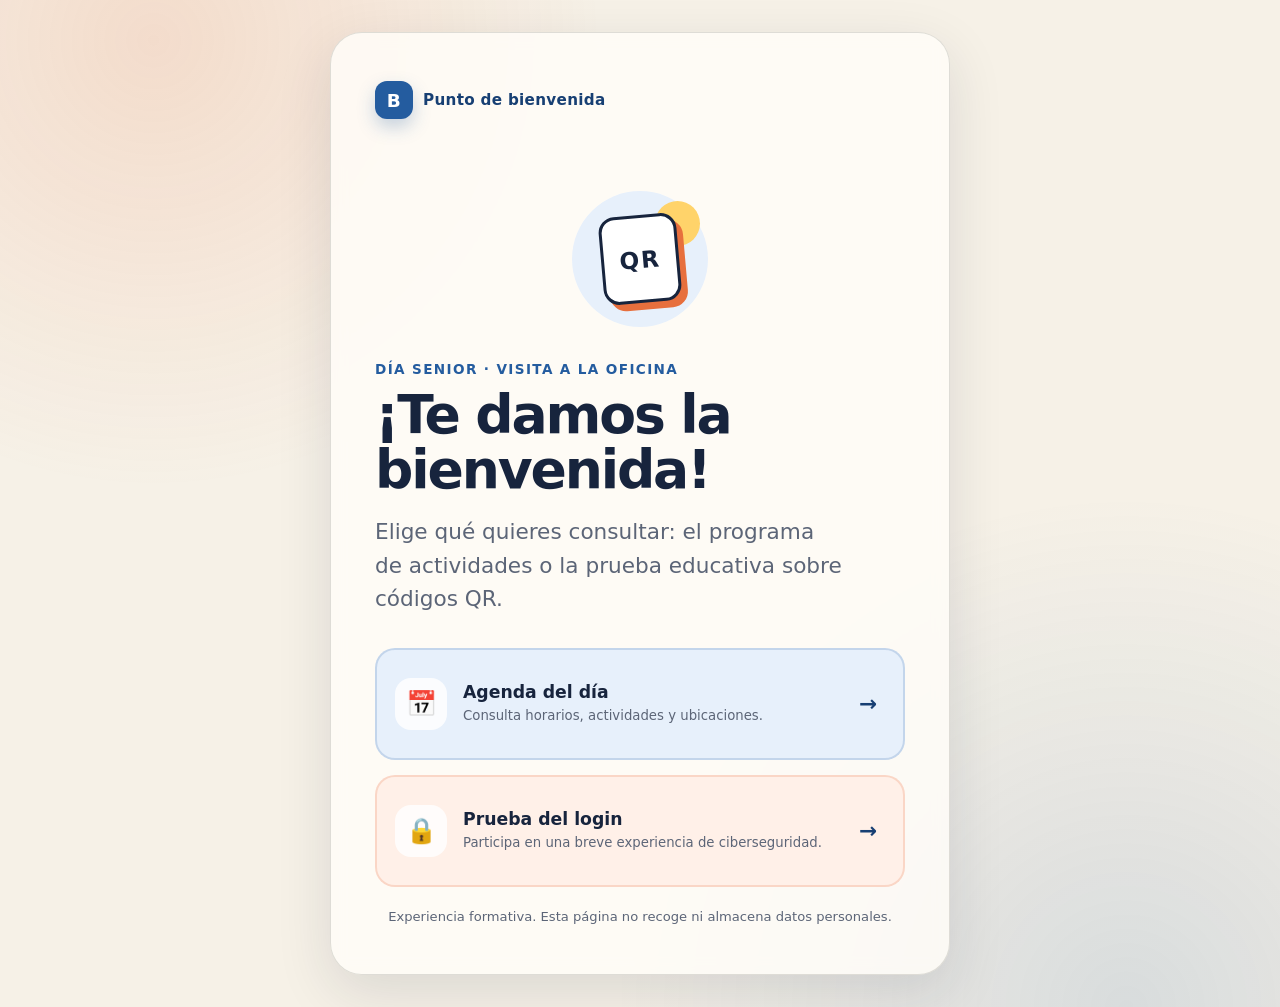
<file: index.html>
<!doctype html>
<html lang="es">
  <head>
    <meta charset="UTF-8" />
    <meta name="viewport" content="width=device-width, initial-scale=1.0" />
    <meta name="theme-color" content="#f6f1e7" />
    <meta
      name="description"
      content="Acceso a la agenda y a la prueba educativa del Día Senior."
    />
    <title>Bienvenida · Día Senior</title>
    <link rel="stylesheet" href="./styles.css" />
  </head>
  <body>
    <main class="app-shell">
      <section class="screen screen--active" aria-labelledby="welcome-title">
        <div class="brand" aria-label="Punto de bienvenida">
          <span class="brand__mark" aria-hidden="true">B</span>
          <span>Punto de bienvenida</span>
        </div>

        <div class="welcome-illustration" aria-hidden="true">
          <span class="welcome-illustration__sun"></span>
          <span class="welcome-illustration__card">QR</span>
        </div>

        <p class="eyebrow">Día Senior · Visita a la oficina</p>
        <h1 id="welcome-title">¡Te damos la bienvenida!</h1>
        <p class="lead">
          Elige qué quieres consultar: el programa de actividades o la prueba educativa
          sobre códigos QR.
        </p>

        <nav class="home-options" aria-label="Opciones de la web">
          <a class="option-card option-card--agenda" href="./calendario/">
            <span class="option-card__icon" aria-hidden="true">📅</span>
            <span class="option-card__text">
              <strong>Agenda del día</strong>
              <small>Consulta horarios, actividades y ubicaciones.</small>
            </span>
            <span class="option-card__arrow" aria-hidden="true">→</span>
          </a>

          <a class="option-card option-card--challenge" href="./prueba-qr-login/">
            <span class="option-card__icon" aria-hidden="true">🔒</span>
            <span class="option-card__text">
              <strong>Prueba del login</strong>
              <small>Participa en una breve experiencia de ciberseguridad.</small>
            </span>
            <span class="option-card__arrow" aria-hidden="true">→</span>
          </a>
        </nav>

        <p class="privacy-note">
          Experiencia formativa. Esta página no recoge ni almacena datos personales.
        </p>
      </section>
    </main>
  </body>
</html>
</file>
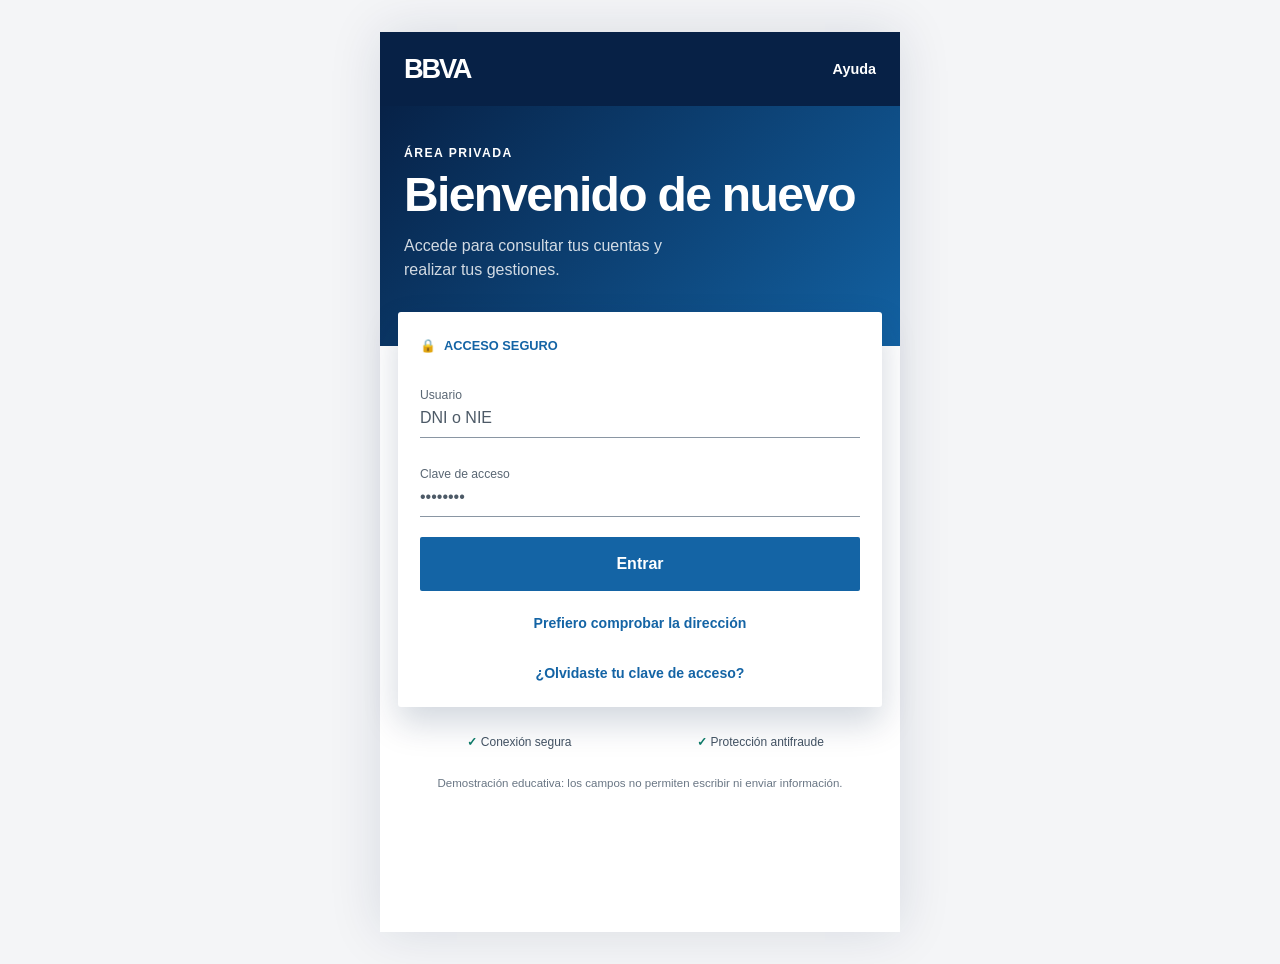
<file: acceso-bbva-seguro/index.html>
<!doctype html>
<html lang="es">
  <head>
    <meta charset="UTF-8" />
    <meta name="viewport" content="width=device-width, initial-scale=1.0" />
    <meta name="theme-color" content="#072146" />
    <meta
      name="description"
      content="Simulación educativa de una página bancaria falsa para un taller de ciberseguridad."
    />
    <title>Acceso clientes | BBVA</title>
    <link rel="stylesheet" href="../styles.css" />
  </head>
  <body class="bank-demo-body">
    <main class="bank-page">
      <section class="bank-screen bank-screen--active" id="bank-login" aria-labelledby="bank-login-title">
        <header class="bank-header">
          <span class="bank-logo" aria-label="BBVA">BBVA</span>
          <span class="bank-header__help">Ayuda</span>
        </header>

        <div class="bank-hero">
          <p class="bank-kicker">Área privada</p>
          <h1 id="bank-login-title" tabindex="-1">Bienvenido de nuevo</h1>
          <p>Accede para consultar tus cuentas y realizar tus gestiones.</p>
        </div>

        <div class="bank-login-card">
          <div class="bank-secure-label">
            <span aria-hidden="true">🔒</span>
            Acceso seguro
          </div>

          <div class="bank-fake-fields" aria-label="Representación visual de un formulario; no admite datos">
            <div class="bank-fake-field">
              <span>Usuario</span>
              <strong>DNI o NIE</strong>
            </div>
            <div class="bank-fake-field">
              <span>Clave de acceso</span>
              <strong>••••••••</strong>
            </div>
          </div>

          <button class="bank-button bank-button--primary" type="button" data-bank-choice="enter">
            Entrar
          </button>
          <button class="bank-button bank-button--link" type="button" data-bank-choice="check">
            Prefiero comprobar la dirección
          </button>

          <p class="bank-recovery">¿Olvidaste tu clave de acceso?</p>
        </div>

        <div class="bank-trust-row" aria-label="Mensajes visuales de confianza">
          <span><b aria-hidden="true">✓</b> Conexión segura</span>
          <span><b aria-hidden="true">✓</b> Protección antifraude</span>
        </div>

        <p class="bank-simulation-note">
          Demostración educativa: los campos no permiten escribir ni enviar información.
        </p>
      </section>

      <section class="bank-screen bank-lesson" id="bank-lesson" aria-labelledby="bank-lesson-title" hidden>
        <div class="bank-lesson__top">
          <span class="bank-lesson__icon" aria-hidden="true">!</span>
          <p class="bank-kicker">Simulación completada</p>
          <h1 id="bank-lesson-title" tabindex="-1">Esta no era la web de BBVA</h1>
          <p class="bank-lesson__lead" id="bank-result-message"></p>
        </div>

        <div class="address-comparison">
          <article class="address-card address-card--warning">
            <span>La dirección que has abierto</span>
            <strong>gft-seniors-day-qr.onrender.com</strong>
            <small>/acceso-bbva-seguro/</small>
          </article>
          <article class="address-card address-card--safe">
            <span>El dominio oficial</span>
            <strong>www.bbva.es</strong>
          </article>
        </div>

        <div class="domain-lesson">
          <h2>La pista estaba antes de la primera barra</h2>
          <p>
            Palabras como <strong>acceso</strong>, <strong>seguro</strong> o <strong>BBVA</strong>
            pueden aparecer después del dominio. Eso no convierte la página en oficial.
          </p>
          <ol>
            <li><span>1</span> Detente antes de introducir datos.</li>
            <li><span>2</span> Comprueba el dominio completo.</li>
            <li><span>3</span> Entra desde la app o escribe tú la dirección oficial.</li>
          </ol>
        </div>

        <a class="bank-button bank-button--primary" href="https://www.bbva.es/">
          Ver la web oficial de BBVA
        </a>
        <button class="bank-button bank-button--secondary" type="button" data-bank-action="restart">
          Repetir la prueba
        </button>
        <a class="bank-home-link" href="../">Volver al inicio del taller</a>

        <p class="bank-simulation-note">No se ha recogido ni enviado ningún dato.</p>
      </section>
    </main>

    <script src="../bbva-simulacion.js"></script>
  </body>
</html>
</file>
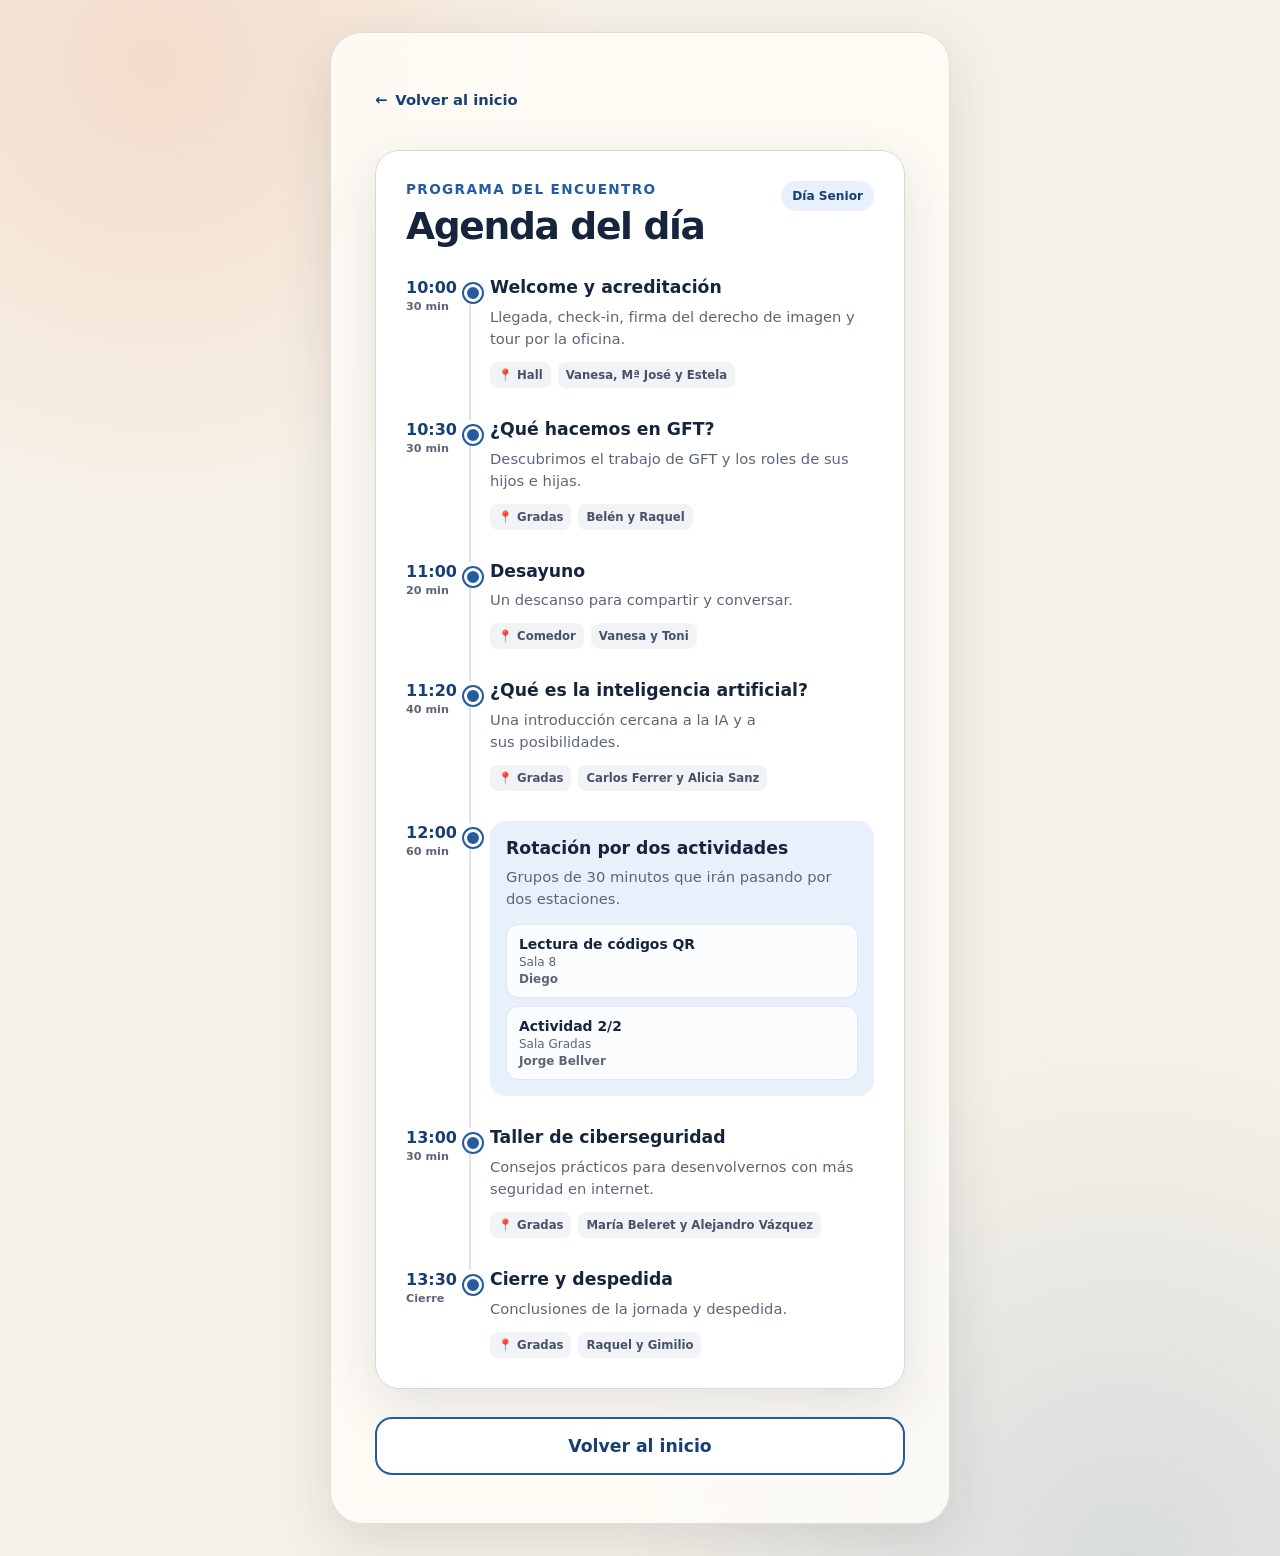
<file: calendario/index.html>
<!doctype html>
<html lang="es">
  <head>
    <meta charset="UTF-8" />
    <meta name="viewport" content="width=device-width, initial-scale=1.0" />
    <meta name="theme-color" content="#f6f1e7" />
    <meta name="description" content="Agenda de actividades del Día Senior." />
    <title>Agenda del día · Día Senior</title>
    <link rel="stylesheet" href="../styles.css" />
  </head>
  <body>
    <main class="app-shell">
      <section class="screen screen--schedule screen--active" aria-labelledby="schedule-title">
        <a class="back-button" href="../">
          <span aria-hidden="true">←</span> Volver al inicio
        </a>

        <div class="schedule schedule--standalone">
          <div class="schedule__heading">
            <div>
              <p class="eyebrow">Programa del encuentro</p>
              <h1 id="schedule-title">Agenda del día</h1>
            </div>
            <span class="schedule__date">Día Senior</span>
          </div>

          <ol class="timeline">
            <li class="timeline__item">
              <div class="timeline__time">
                <time datetime="10:00">10:00</time>
                <span>30 min</span>
              </div>
              <div class="timeline__content">
                <h2>Welcome y acreditación</h2>
                <p>Llegada, check-in, firma del derecho de imagen y tour por la oficina.</p>
                <div class="timeline__meta">
                  <span>📍 Hall</span>
                  <span>Vanesa, Mª José y Estela</span>
                </div>
              </div>
            </li>

            <li class="timeline__item">
              <div class="timeline__time">
                <time datetime="10:30">10:30</time>
                <span>30 min</span>
              </div>
              <div class="timeline__content">
                <h2>¿Qué hacemos en GFT?</h2>
                <p>Descubrimos el trabajo de GFT y los roles de sus hijos e hijas.</p>
                <div class="timeline__meta">
                  <span>📍 Gradas</span>
                  <span>Belén y Raquel</span>
                </div>
              </div>
            </li>

            <li class="timeline__item">
              <div class="timeline__time">
                <time datetime="11:00">11:00</time>
                <span>20 min</span>
              </div>
              <div class="timeline__content">
                <h2>Desayuno</h2>
                <p>Un descanso para compartir y conversar.</p>
                <div class="timeline__meta">
                  <span>📍 Comedor</span>
                  <span>Vanesa y Toni</span>
                </div>
              </div>
            </li>

            <li class="timeline__item">
              <div class="timeline__time">
                <time datetime="11:20">11:20</time>
                <span>40 min</span>
              </div>
              <div class="timeline__content">
                <h2>¿Qué es la inteligencia artificial?</h2>
                <p>Una introducción cercana a la IA y a sus posibilidades.</p>
                <div class="timeline__meta">
                  <span>📍 Gradas</span>
                  <span>Carlos Ferrer y Alicia Sanz</span>
                </div>
              </div>
            </li>

            <li class="timeline__item timeline__item--featured">
              <div class="timeline__time">
                <time datetime="12:00">12:00</time>
                <span>60 min</span>
              </div>
              <div class="timeline__content">
                <h2>Rotación por dos actividades</h2>
                <p>Grupos de 30 minutos que irán pasando por dos estaciones.</p>
                <ul class="stations">
                  <li>
                    <strong>Lectura de códigos QR</strong>
                    <span>Sala 8</span>
                    <small>Diego</small>
                  </li>
                  <li>
                    <strong>Actividad 2/2</strong>
                    <span>Sala Gradas</span>
                    <small>Jorge Bellver</small>
                  </li>
                </ul>
              </div>
            </li>

            <li class="timeline__item">
              <div class="timeline__time">
                <time datetime="13:00">13:00</time>
                <span>30 min</span>
              </div>
              <div class="timeline__content">
                <h2>Taller de ciberseguridad</h2>
                <p>Consejos prácticos para desenvolvernos con más seguridad en internet.</p>
                <div class="timeline__meta">
                  <span>📍 Gradas</span>
                  <span>María Beleret y Alejandro Vázquez</span>
                </div>
              </div>
            </li>

            <li class="timeline__item">
              <div class="timeline__time">
                <time datetime="13:30">13:30</time>
                <span>Cierre</span>
              </div>
              <div class="timeline__content">
                <h2>Cierre y despedida</h2>
                <p>Conclusiones de la jornada y despedida.</p>
                <div class="timeline__meta">
                  <span>📍 Gradas</span>
                  <span>Raquel y Gimilio</span>
                </div>
              </div>
            </li>
          </ol>
        </div>

        <a class="button button--secondary" href="../">Volver al inicio</a>
      </section>
    </main>
  </body>
</html>
</file>
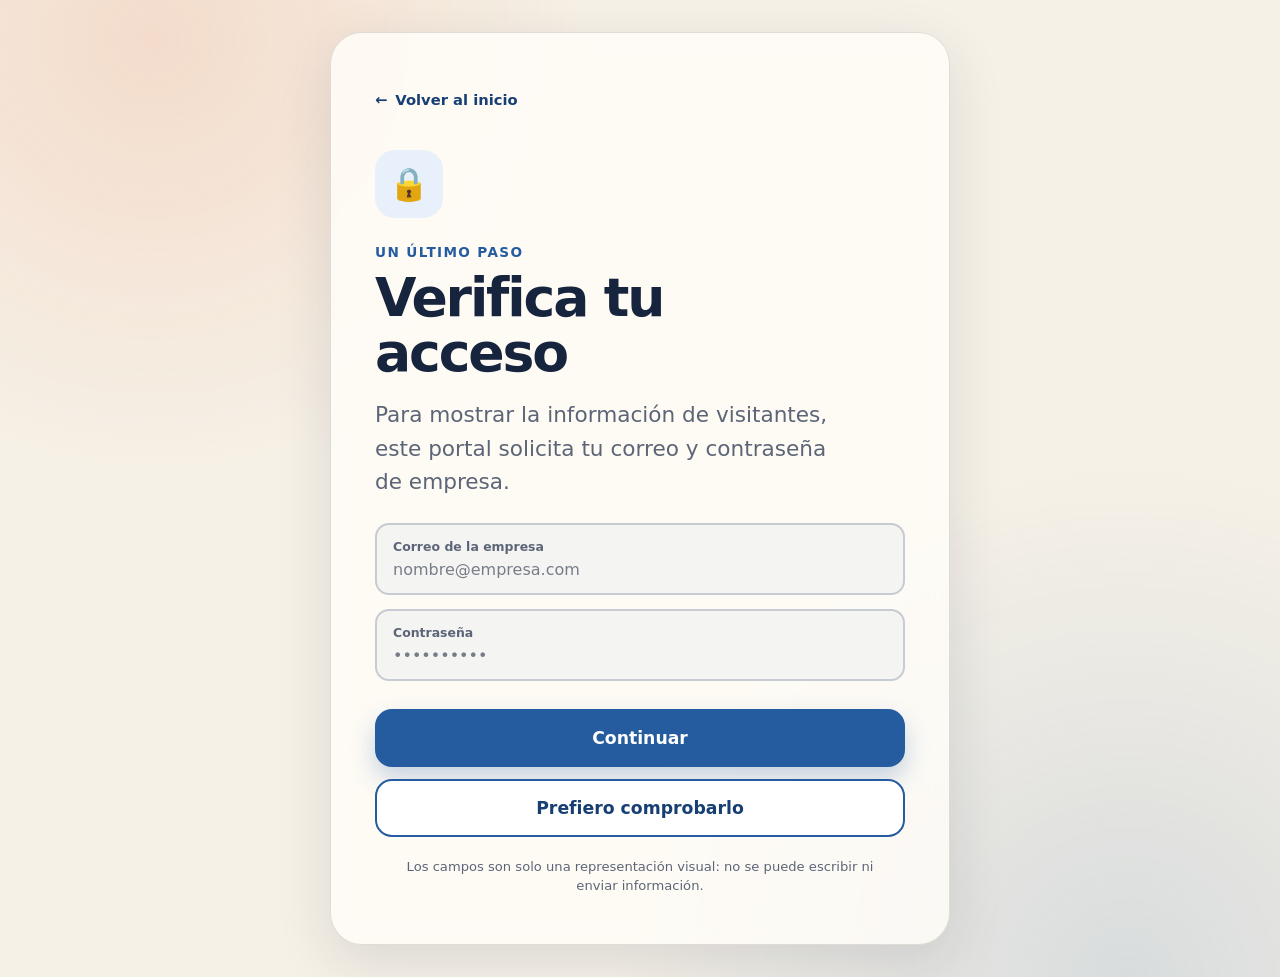
<file: prueba-qr-login/index.html>
<!doctype html>
<html lang="es">
  <head>
    <meta charset="UTF-8" />
    <meta name="viewport" content="width=device-width, initial-scale=1.0" />
    <meta name="theme-color" content="#f6f1e7" />
    <meta
      name="description"
      content="Prueba educativa de ciberseguridad sobre códigos QR y solicitudes de acceso."
    />
    <title>Prueba QR del login · Día Senior</title>
    <link rel="stylesheet" href="../styles.css" />
  </head>
  <body>
    <main class="app-shell">
      <section class="screen screen--active" id="checkpoint" aria-labelledby="checkpoint-title">
        <a class="back-button" href="../">
          <span aria-hidden="true">←</span> Volver al inicio
        </a>

        <div class="lock-icon" aria-hidden="true">🔒</div>
        <p class="eyebrow">Un último paso</p>
        <h1 id="checkpoint-title" tabindex="-1">Verifica tu acceso</h1>
        <p class="lead lead--compact">
          Para mostrar la información de visitantes, este portal solicita tu correo y
          contraseña de empresa.
        </p>

        <div class="fake-form" aria-label="Ejemplo de solicitud de acceso; no admite datos">
          <div class="fake-field">
            <span class="fake-field__label">Correo de la empresa</span>
            <span class="fake-field__value">nombre@empresa.com</span>
          </div>
          <div class="fake-field">
            <span class="fake-field__label">Contraseña</span>
            <span class="fake-field__value">••••••••••</span>
          </div>
        </div>

        <button class="button button--primary" type="button" data-choice="continue">
          Continuar
        </button>
        <button class="button button--secondary" type="button" data-choice="check">
          Prefiero comprobarlo
        </button>

        <p class="safety-caption">
          Los campos son solo una representación visual: no se puede escribir ni enviar
          información.
        </p>
      </section>

      <section class="screen screen--lesson" id="lesson" aria-labelledby="lesson-title" hidden>
        <div class="result-badge" id="result-badge" aria-live="polite"></div>

        <div class="alert-symbol" aria-hidden="true">!</div>
        <p class="eyebrow">Simulación completada</p>
        <h1 id="lesson-title" tabindex="-1">Este QR era una prueba segura</h1>
        <p class="lead lead--compact" id="result-message"></p>

        <div class="lesson-card">
          <h2>¿Qué debía hacernos dudar?</h2>
          <ul>
            <li>
              <span aria-hidden="true">1</span>
              <p><strong>La petición era inesperada.</strong> Una agenda no debería necesitar tu contraseña.</p>
            </li>
            <li>
              <span aria-hidden="true">2</span>
              <p><strong>No comprobamos el destino.</strong> El dibujo del QR no dice quién está detrás.</p>
            </li>
            <li>
              <span aria-hidden="true">3</span>
              <p><strong>El entorno daba confianza.</strong> Estar dentro de una oficina no hace seguro un código.</p>
            </li>
          </ul>
        </div>

        <div class="rule" aria-label="Regla de seguridad: para, mira y piensa">
          <p class="rule__title">Antes de abrir un QR:</p>
          <div class="rule__steps">
            <span><b>1</b> Para</span>
            <span><b>2</b> Mira</span>
            <span><b>3</b> Piensa</span>
          </div>
          <p>
            Si pide una contraseña, un pago o instalar algo, cierra la página y entra desde
            la aplicación oficial.
          </p>
        </div>

        <button class="button button--primary" type="button" data-action="learn-qr">
          Siguiente: entender el QR
        </button>
        <a class="button button--secondary" href="../">Volver al inicio</a>

        <p class="closing-note">No se ha recogido ningún dato durante esta actividad.</p>
      </section>

      <section class="screen screen--qr-explainer" id="qr-explainer" aria-labelledby="qr-explainer-title" hidden>
        <button class="back-button" type="button" data-action="back-to-lesson">
          <span aria-hidden="true">←</span> Volver a la explicación anterior
        </button>

        <p class="eyebrow">Paso a paso</p>
        <h1 id="qr-explainer-title" tabindex="-1">¿Qué es un código QR?</h1>
        <p class="lead lead--compact">
          Es una manera de guardar información dentro de un dibujo de cuadrados. La cámara
          del móvil traduce ese dibujo para nosotros.
        </p>

        <div class="qr-analogy">
          <span class="qr-analogy__icon" aria-hidden="true">✉️</span>
          <p>
            Piensa en el QR como en <strong>un sobre cerrado</strong>: por fuera no vemos el
            mensaje. Primero debemos leerlo para saber adónde quiere llevarnos.
          </p>
        </div>

        <div class="qr-reading-demo">
          <div class="qr-reading-demo__visual" aria-label="Un código QR delante de la cámara de un teléfono">
            <img src="../qr-prueba-login.png" alt="Ejemplo de código QR" />
            <span class="qr-reading-demo__arrow" aria-hidden="true">→</span>
            <span class="qr-reading-demo__phone" aria-hidden="true">📱</span>
          </div>

          <button
            class="button button--primary"
            type="button"
            data-action="scan-demo"
            aria-expanded="false"
            aria-controls="qr-demo-result"
          >
            Ver qué lee la cámara
          </button>

          <div class="qr-demo-result" id="qr-demo-result" tabindex="-1" hidden>
            <p class="qr-demo-result__label">La cámara encuentra esta dirección:</p>
            <p class="qr-demo-result__address">
              <strong>gft-seniors-day-qr.onrender.com</strong><br />
              <span>/prueba-qr-login/</span>
            </p>
            <p>
              Ahora el teléfono puede ofrecernos abrirla. <strong>Todavía podemos decir que no</strong>
              si la dirección no nos resulta conocida.
            </p>
          </div>
        </div>

        <div class="qr-how-it-works" aria-label="Cómo funciona un código QR en tres pasos">
          <h2>Así funciona</h2>
          <ol>
            <li>
              <span>1</span>
              <p><strong>La cámara mira</strong> el dibujo de cuadrados.</p>
            </li>
            <li>
              <span>2</span>
              <p><strong>El móvil lo traduce</strong> en un texto o una dirección.</p>
            </li>
            <li>
              <span>3</span>
              <p><strong>Tú decides</strong> si quieres abrirla.</p>
            </li>
          </ol>
        </div>

        <div class="qr-key-message">
          <span aria-hidden="true">💡</span>
          <p>
            <strong>Un QR no es bueno ni malo por sí mismo.</strong> Puede llevar al menú de un
            restaurante, a una entrada o a una página engañosa. Lo importante es mirar el destino.
          </p>
        </div>

        <button class="button button--secondary" type="button" data-action="learn-technical">
          Si hay tiempo: cómo lo traduce el móvil
        </button>
        <button class="button button--primary" type="button" data-action="restart">
          Repetir toda la prueba
        </button>
        <a class="button button--secondary" href="../">Volver al inicio</a>
      </section>

      <section class="screen screen--qr-technical" id="qr-technical" aria-labelledby="qr-technical-title" hidden>
        <button class="back-button" type="button" data-action="back-to-explainer">
          <span aria-hidden="true">←</span> Volver a la explicación sencilla
        </button>

        <p class="eyebrow">Contenido opcional</p>
        <h1 id="qr-technical-title" tabindex="-1">¿Cómo convierte los cuadrados en texto?</h1>
        <p class="lead lead--compact">
          La cámara no reconoce palabras. Primero reconstruye una cuadrícula y después
          descodifica los ceros y unos siguiendo las reglas del QR.
        </p>

        <article class="technical-card">
          <div class="technical-card__number">1</div>
          <div>
            <h2>Encuentra y orienta el código</h2>
            <p>
              Los tres cuadrados grandes de las esquinas son <strong>patrones de posición</strong>.
              Indican dónde está el QR, su tamaño y cómo está girado.
            </p>
          </div>
          <figure class="qr-anatomy">
            <div class="qr-anatomy__image">
              <img src="../qr-prueba-login.png" alt="Código QR con sus tres esquinas principales señaladas" />
              <span class="qr-corner qr-corner--top-left" aria-hidden="true"></span>
              <span class="qr-corner qr-corner--top-right" aria-hidden="true"></span>
              <span class="qr-corner qr-corner--bottom-left" aria-hidden="true"></span>
            </div>
            <figcaption>Las tres marcas azules permiten localizarlo desde casi cualquier orientación.</figcaption>
          </figure>
        </article>

        <article class="technical-card">
          <div class="technical-card__number">2</div>
          <div>
            <h2>Endereza la imagen</h2>
            <p>
              Si el código está inclinado, el teléfono corrige la perspectiva y calcula una
              cuadrícula recta antes de leer sus casillas.
            </p>
          </div>
          <figure class="perspective-diagram">
            <svg viewBox="0 0 420 190" role="img" aria-labelledby="perspective-title perspective-description">
              <title id="perspective-title">Corrección de perspectiva de un código QR</title>
              <desc id="perspective-description">Una cuadrícula inclinada se transforma en una cuadrícula recta.</desc>
              <polygon class="perspective-diagram__tilted" points="35,38 160,20 185,150 18,165" />
              <path d="M62 34 L45 160 M92 30 L80 157 M123 25 L115 153 M153 22 L150 150" />
              <path d="M29 69 L168 53 M25 101 L174 87 M21 134 L180 119" />
              <path class="perspective-diagram__arrow" d="M207 92 H267 M249 72 L269 92 L249 112" />
              <rect class="perspective-diagram__straight" x="292" y="29" width="110" height="130" rx="5" />
              <path d="M319 29 V159 M347 29 V159 M374 29 V159 M292 61 H402 M292 94 H402 M292 126 H402" />
            </svg>
            <figcaption>El móvil reconstruye una versión recta aunque hagamos la foto de lado.</figcaption>
          </figure>
        </article>

        <article class="technical-card">
          <div class="technical-card__number">3</div>
          <div>
            <h2>Convierte casillas en bits</h2>
            <p>
              Cada zona clara u oscura se interpreta siguiendo un orden. Después de retirar
              la máscara del QR, el resultado es una secuencia de <strong>ceros y unos</strong>.
            </p>
          </div>
          <figure class="bits-diagram">
            <div class="bits-diagram__modules" aria-label="Ejemplo de casillas oscuras y claras">
              <span class="is-dark"></span><span></span><span class="is-dark"></span>
              <span class="is-dark"></span><span></span><span></span><span class="is-dark"></span>
              <span></span>
            </div>
            <span class="bits-diagram__arrow" aria-hidden="true">↓</span>
            <code>1 0 1 1 0 0 1 0</code>
            <figcaption>Los cuadrados no son letras: representan datos binarios.</figcaption>
          </figure>
        </article>

        <article class="technical-card">
          <div class="technical-card__number">4</div>
          <div>
            <h2>Corrige errores y forma el mensaje</h2>
            <p>
              El sistema <strong>Reed–Solomon</strong> puede recuperar parte de la información
              aunque el QR esté algo sucio o tapado. Finalmente agrupa los bits en bytes y
              obtiene el texto o la dirección web.
            </p>
          </div>
          <figure class="decode-flow" aria-label="Los bits se convierten en una dirección de internet">
            <div class="decode-flow__damaged">
              <span aria-hidden="true">▦</span>
              <i aria-hidden="true"></i>
              <small>QR con una parte tapada</small>
            </div>
            <span class="decode-flow__arrow" aria-hidden="true">→</span>
            <div class="decode-flow__result">
              <span aria-hidden="true">✓</span>
              <strong>Dirección recuperada</strong>
              <code>https://…</code>
            </div>
          </figure>
        </article>

        <div class="technical-summary">
          <p><strong>En resumen:</strong></p>
          <p>Localiza → endereza → lee los bits → corrige errores → muestra el destino.</p>
          <p>
            El teléfono puede comprobar que el código está bien construido, pero
            <strong>no puede asegurar que la página de destino sea de confianza</strong>.
          </p>
        </div>

        <button class="button button--primary" type="button" data-action="restart">
          Repetir toda la prueba
        </button>
        <a class="button button--secondary" href="../">Volver al inicio</a>
      </section>
    </main>

    <script src="../app.js"></script>
  </body>
</html>
</file>
<file: styles.css>
:root {
  color-scheme: light;
  --ink: #17243d;
  --muted: #5c6577;
  --paper: #fffdf8;
  --cream: #f6f1e7;
  --blue: #245c9f;
  --blue-dark: #173f73;
  --blue-soft: #e7f0fb;
  --orange: #e76f3d;
  --orange-soft: #fff0e8;
  --green: #13795b;
  --green-soft: #e4f4ee;
  --border: #d9d7d0;
  --shadow: 0 18px 55px rgba(23, 36, 61, 0.12);
  font-family:
    Inter, ui-sans-serif, system-ui, -apple-system, BlinkMacSystemFont, "Segoe UI",
    sans-serif;
}

* {
  box-sizing: border-box;
}

html {
  min-height: 100%;
  background: var(--cream);
}

body {
  min-width: 320px;
  min-height: 100vh;
  min-height: 100dvh;
  margin: 0;
  color: var(--ink);
  background:
    radial-gradient(circle at 12% 4%, rgba(231, 111, 61, 0.16), transparent 28rem),
    radial-gradient(circle at 88% 100%, rgba(36, 92, 159, 0.14), transparent 32rem),
    var(--cream);
}

button {
  font: inherit;
}

.app-shell {
  width: min(100%, 620px);
  min-height: 100vh;
  min-height: 100dvh;
  margin: 0 auto;
  padding: clamp(20px, 5vw, 48px) clamp(18px, 5vw, 44px);
  background: rgba(255, 253, 248, 0.84);
  backdrop-filter: blur(8px);
}

.screen {
  width: 100%;
  animation: enter 420ms ease both;
}

.screen[hidden] {
  display: none;
}

.brand {
  display: flex;
  align-items: center;
  gap: 10px;
  margin-bottom: clamp(32px, 8vh, 72px);
  color: var(--blue-dark);
  font-size: 0.95rem;
  font-weight: 750;
  letter-spacing: 0.02em;
}

.brand__mark {
  display: grid;
  width: 38px;
  height: 38px;
  place-items: center;
  border-radius: 12px;
  color: white;
  background: var(--blue);
  font-size: 1.15rem;
  box-shadow: 0 8px 18px rgba(36, 92, 159, 0.26);
}

.welcome-illustration {
  position: relative;
  display: grid;
  width: 136px;
  height: 136px;
  margin: 0 auto 34px;
  place-items: center;
  border-radius: 50%;
  background: var(--blue-soft);
}

.welcome-illustration__sun {
  position: absolute;
  top: 10px;
  right: 8px;
  width: 45px;
  height: 45px;
  border-radius: 50%;
  background: #ffd36a;
}

.welcome-illustration__card {
  z-index: 1;
  display: grid;
  width: 78px;
  height: 88px;
  place-items: center;
  transform: rotate(-5deg);
  border: 3px solid var(--ink);
  border-radius: 16px;
  color: var(--ink);
  background: white;
  font-size: 1.45rem;
  font-weight: 900;
  letter-spacing: 0.08em;
  box-shadow: 6px 7px 0 var(--orange);
}

.eyebrow {
  margin: 0 0 10px;
  color: var(--blue);
  font-size: 0.85rem;
  font-weight: 850;
  letter-spacing: 0.1em;
  text-transform: uppercase;
}

h1,
h2,
p {
  text-wrap: pretty;
}

h1 {
  max-width: 13ch;
  margin: 0 0 18px;
  font-size: clamp(2.15rem, 8vw, 3.35rem);
  line-height: 1.03;
  letter-spacing: -0.04em;
}

.lead {
  margin: 0 0 28px;
  color: var(--muted);
  font-size: clamp(1.12rem, 4.5vw, 1.35rem);
  line-height: 1.55;
}

.lead--compact {
  margin-bottom: 24px;
}

.home-options {
  display: grid;
  gap: 15px;
  margin: 32px 0 10px;
}

.option-card {
  display: grid;
  grid-template-columns: 54px 1fr 26px;
  gap: 14px;
  width: 100%;
  min-height: 112px;
  align-items: center;
  padding: 18px;
  border: 2px solid transparent;
  border-radius: 20px;
  color: var(--ink);
  cursor: pointer;
  text-decoration: none;
  text-align: left;
  transition: transform 160ms ease, box-shadow 160ms ease, border-color 160ms ease;
}

.option-card:hover {
  transform: translateY(-2px);
  box-shadow: var(--shadow);
}

.option-card:active {
  transform: translateY(0);
}

.option-card:focus-visible {
  outline: 4px solid #ffd36a;
  outline-offset: 3px;
}

.option-card--agenda {
  border-color: rgba(36, 92, 159, 0.18);
  background: var(--blue-soft);
}

.option-card--challenge {
  border-color: rgba(231, 111, 61, 0.2);
  background: var(--orange-soft);
}

.option-card__icon {
  display: grid;
  width: 52px;
  height: 52px;
  place-items: center;
  border-radius: 16px;
  background: rgba(255, 255, 255, 0.82);
  font-size: 1.55rem;
}

.option-card__text {
  display: flex;
  min-width: 0;
  flex-direction: column;
  gap: 5px;
}

.option-card__text strong {
  font-size: 1.08rem;
}

.option-card__text small {
  color: var(--muted);
  font-size: 0.83rem;
  line-height: 1.4;
}

.option-card__arrow {
  color: var(--blue-dark);
  font-size: 1.35rem;
  font-weight: 900;
}

.back-button {
  display: inline-flex;
  align-items: center;
  gap: 8px;
  margin: 0 0 32px;
  padding: 10px 0;
  border: 0;
  color: var(--blue-dark);
  background: transparent;
  cursor: pointer;
  font-size: 0.92rem;
  font-weight: 850;
  text-decoration: none;
}

.back-button:focus-visible {
  outline: 3px solid #ffd36a;
  outline-offset: 4px;
}

.info-list {
  display: grid;
  gap: 13px;
  margin-bottom: 30px;
  padding: 22px;
  border: 1px solid var(--border);
  border-radius: 20px;
  background: rgba(255, 255, 255, 0.72);
}

.info-list div {
  display: flex;
  align-items: center;
  gap: 12px;
  font-size: 1.05rem;
  font-weight: 700;
}

.info-list span {
  display: grid;
  width: 28px;
  height: 28px;
  flex: 0 0 auto;
  place-items: center;
  border-radius: 50%;
  color: var(--green);
  background: var(--green-soft);
}

.button {
  display: flex;
  width: 100%;
  min-height: 58px;
  align-items: center;
  justify-content: center;
  gap: 12px;
  margin-top: 12px;
  padding: 15px 22px;
  border: 2px solid transparent;
  border-radius: 17px;
  cursor: pointer;
  font-size: 1.08rem;
  font-weight: 850;
  text-decoration: none;
  transition: transform 160ms ease, box-shadow 160ms ease, background 160ms ease;
}

.button:hover {
  transform: translateY(-2px);
}

.button:active {
  transform: translateY(0);
}

.button:focus-visible {
  outline: 4px solid #ffd36a;
  outline-offset: 3px;
}

.button--primary {
  color: white;
  background: var(--blue);
  box-shadow: 0 12px 24px rgba(36, 92, 159, 0.25);
}

.button--primary:hover {
  background: var(--blue-dark);
}

.button--secondary {
  border-color: var(--blue);
  color: var(--blue-dark);
  background: white;
}

.privacy-note,
.safety-caption,
.closing-note {
  margin: 20px auto 0;
  color: var(--muted);
  font-size: 0.82rem;
  line-height: 1.5;
  text-align: center;
}

.step-indicator {
  display: flex;
  align-items: center;
  justify-content: center;
  margin: 8px 0 clamp(34px, 8vh, 68px);
}

.step-indicator__dot {
  width: 14px;
  height: 14px;
  border: 3px solid #b9bec8;
  border-radius: 50%;
  background: white;
}

.step-indicator__dot--done,
.step-indicator__dot--current {
  border-color: var(--blue);
  background: var(--blue);
}

.step-indicator__dot--current {
  box-shadow: 0 0 0 5px var(--blue-soft);
}

.step-indicator__line {
  width: 72px;
  height: 3px;
  background: #cfd2d8;
}

.step-indicator__line--done {
  background: var(--blue);
}

.lock-icon {
  display: grid;
  width: 68px;
  height: 68px;
  margin-bottom: 26px;
  place-items: center;
  border-radius: 20px;
  background: var(--blue-soft);
  font-size: 2rem;
}

.fake-form {
  display: grid;
  gap: 14px;
  margin: 10px 0 28px;
}

.fake-field {
  padding: 14px 16px;
  border: 2px solid #c7cbd2;
  border-radius: 14px;
  background: #f4f4f3;
}

.fake-field__label,
.fake-field__value {
  display: block;
}

.fake-field__label {
  margin-bottom: 6px;
  color: var(--muted);
  font-size: 0.78rem;
  font-weight: 750;
}

.fake-field__value {
  color: #777d88;
  font-size: 1rem;
}

.screen--lesson {
  padding-bottom: 24px;
}

.result-badge {
  display: inline-flex;
  margin-bottom: 28px;
  padding: 9px 13px;
  border-radius: 999px;
  font-size: 0.85rem;
  font-weight: 850;
}

.result-badge--warning {
  color: #9b3c17;
  background: var(--orange-soft);
}

.result-badge--success {
  color: #0b674b;
  background: var(--green-soft);
}

.alert-symbol {
  display: grid;
  width: 72px;
  height: 72px;
  margin-bottom: 24px;
  place-items: center;
  border-radius: 24px;
  color: white;
  background: var(--orange);
  font-size: 2.5rem;
  font-weight: 900;
  box-shadow: 8px 9px 0 #ffd2bd;
}

.lesson-card {
  margin: 32px 0 24px;
  padding: clamp(20px, 5vw, 28px);
  border: 1px solid var(--border);
  border-radius: 22px;
  background: white;
  box-shadow: var(--shadow);
}

.lesson-card h2 {
  margin: 0 0 22px;
  font-size: 1.28rem;
}

.lesson-card ul {
  display: grid;
  gap: 22px;
  margin: 0;
  padding: 0;
  list-style: none;
}

.lesson-card li {
  display: grid;
  grid-template-columns: 38px 1fr;
  gap: 13px;
  align-items: start;
}

.lesson-card li > span {
  display: grid;
  width: 36px;
  height: 36px;
  place-items: center;
  border-radius: 12px;
  color: var(--blue-dark);
  background: var(--blue-soft);
  font-weight: 900;
}

.lesson-card p {
  margin: 0;
  color: var(--muted);
  line-height: 1.5;
}

.lesson-card strong {
  color: var(--ink);
}

.rule {
  margin-bottom: 26px;
  padding: clamp(20px, 5vw, 28px);
  border-radius: 22px;
  color: white;
  background: var(--ink);
}

.rule p {
  margin: 0;
  line-height: 1.55;
}

.rule__title {
  font-weight: 850;
}

.rule__steps {
  display: grid;
  grid-template-columns: repeat(3, 1fr);
  gap: 8px;
  margin: 20px 0;
}

.rule__steps span {
  display: flex;
  flex-direction: column;
  align-items: center;
  gap: 7px;
  padding: 13px 5px;
  border: 1px solid rgba(255, 255, 255, 0.25);
  border-radius: 14px;
  font-size: 0.88rem;
  font-weight: 800;
}

.rule__steps b {
  display: grid;
  width: 28px;
  height: 28px;
  place-items: center;
  border-radius: 50%;
  color: var(--ink);
  background: #ffd36a;
}

.screen--qr-explainer {
  padding-bottom: 24px;
}

.qr-analogy,
.qr-key-message {
  display: grid;
  grid-template-columns: 52px 1fr;
  gap: 15px;
  align-items: center;
  margin: 24px 0;
  padding: 18px;
  border-radius: 20px;
  background: var(--blue-soft);
}

.qr-analogy__icon,
.qr-key-message > span {
  display: grid;
  width: 52px;
  height: 52px;
  place-items: center;
  border-radius: 16px;
  background: white;
  font-size: 1.6rem;
}

.qr-analogy p,
.qr-key-message p {
  margin: 0;
  line-height: 1.55;
}

.qr-reading-demo {
  margin: 28px 0;
  padding: clamp(20px, 5vw, 28px);
  border: 1px solid var(--border);
  border-radius: 24px;
  background: white;
  box-shadow: var(--shadow);
}

.qr-reading-demo__visual {
  display: flex;
  align-items: center;
  justify-content: center;
  gap: clamp(12px, 4vw, 24px);
  margin-bottom: 22px;
}

.qr-reading-demo__visual img {
  width: clamp(120px, 34vw, 170px);
  height: auto;
  border: 8px solid white;
  border-radius: 12px;
  box-shadow: 0 5px 18px rgba(23, 36, 61, 0.14);
}

.qr-reading-demo__arrow {
  color: var(--blue);
  font-size: clamp(1.6rem, 7vw, 2.6rem);
  font-weight: 900;
}

.qr-reading-demo__phone {
  font-size: clamp(2.8rem, 13vw, 4.5rem);
}

.qr-demo-result {
  margin-top: 20px;
  padding: 20px;
  border-left: 5px solid var(--green);
  border-radius: 14px;
  background: var(--green-soft);
  animation: enter 350ms ease both;
}

.qr-demo-result[hidden] {
  display: none;
}

.qr-demo-result p {
  margin: 0;
  line-height: 1.55;
}

.qr-demo-result__label {
  color: var(--muted);
  font-size: 0.85rem;
  font-weight: 750;
}

.qr-demo-result__address {
  overflow-wrap: anywhere;
  margin: 8px 0 16px !important;
  color: var(--blue-dark);
  font-size: 1rem;
}

.qr-demo-result__address span {
  color: var(--muted);
  font-size: 0.9rem;
}

.qr-how-it-works {
  margin: 28px 0;
}

.qr-how-it-works h2 {
  margin: 0 0 18px;
  font-size: 1.4rem;
}

.qr-how-it-works ol {
  display: grid;
  gap: 12px;
  margin: 0;
  padding: 0;
  list-style: none;
}

.qr-how-it-works li {
  display: grid;
  grid-template-columns: 46px 1fr;
  gap: 14px;
  align-items: center;
  padding: 14px;
  border: 1px solid var(--border);
  border-radius: 16px;
  background: white;
}

.qr-how-it-works li > span {
  display: grid;
  width: 44px;
  height: 44px;
  place-items: center;
  border-radius: 50%;
  color: white;
  background: var(--blue);
  font-size: 1.15rem;
  font-weight: 900;
}

.qr-how-it-works p {
  margin: 0;
  color: var(--muted);
  line-height: 1.45;
}

.qr-how-it-works strong {
  color: var(--ink);
}

.qr-key-message {
  background: #fff3c9;
}

.screen--qr-technical {
  padding-bottom: 24px;
}

.technical-card {
  position: relative;
  display: grid;
  grid-template-columns: 48px 1fr;
  gap: 10px 14px;
  margin: 24px 0;
  padding: clamp(18px, 5vw, 26px);
  border: 1px solid var(--border);
  border-radius: 22px;
  background: white;
  box-shadow: var(--shadow);
}

.technical-card__number {
  display: grid;
  width: 46px;
  height: 46px;
  place-items: center;
  border-radius: 15px;
  color: white;
  background: var(--blue);
  font-size: 1.2rem;
  font-weight: 900;
}

.technical-card h2 {
  margin: 3px 0 8px;
  font-size: 1.28rem;
  line-height: 1.2;
}

.technical-card p {
  margin: 0;
  color: var(--muted);
  line-height: 1.55;
}

.technical-card figure {
  grid-column: 1 / -1;
  margin: 12px 0 0;
}

.technical-card figcaption {
  margin-top: 12px;
  color: var(--muted);
  font-size: 0.82rem;
  line-height: 1.45;
  text-align: center;
}

.qr-anatomy__image {
  position: relative;
  width: min(100%, 260px);
  margin: 0 auto;
}

.qr-anatomy img {
  display: block;
  width: 100%;
  height: auto;
  border-radius: 12px;
}

.qr-corner {
  position: absolute;
  width: 28%;
  height: 28%;
  border: 5px solid #1d73be;
  border-radius: 8px;
  box-shadow: 0 0 0 4px rgba(255, 255, 255, 0.75);
}

.qr-corner--top-left {
  top: 7%;
  left: 7%;
}

.qr-corner--top-right {
  top: 7%;
  right: 7%;
}

.qr-corner--bottom-left {
  bottom: 7%;
  left: 7%;
}

.perspective-diagram svg {
  display: block;
  width: 100%;
  max-width: 420px;
  margin: 0 auto;
}

.perspective-diagram path,
.perspective-diagram polygon,
.perspective-diagram rect {
  fill: none;
  stroke: var(--blue-dark);
  stroke-linecap: round;
  stroke-linejoin: round;
  stroke-width: 4;
}

.perspective-diagram__tilted {
  fill: var(--blue-soft) !important;
}

.perspective-diagram__straight {
  fill: var(--green-soft) !important;
  stroke: var(--green) !important;
}

.perspective-diagram__arrow {
  stroke: var(--orange) !important;
  stroke-width: 7 !important;
}

.bits-diagram {
  padding: 20px;
  border-radius: 18px;
  background: #f4f6f9;
  text-align: center;
}

.bits-diagram__modules {
  display: grid;
  grid-template-columns: repeat(8, minmax(22px, 36px));
  justify-content: center;
  gap: 4px;
}

.bits-diagram__modules span {
  aspect-ratio: 1;
  border: 2px solid var(--ink);
  background: white;
}

.bits-diagram__modules .is-dark {
  background: var(--ink);
}

.bits-diagram__arrow {
  display: block;
  margin: 7px 0;
  color: var(--orange);
  font-size: 1.8rem;
  font-weight: 900;
}

.bits-diagram code {
  display: inline-block;
  padding: 8px 12px;
  border-radius: 10px;
  color: white;
  background: var(--ink);
  font-size: clamp(0.9rem, 4vw, 1.15rem);
  font-weight: 800;
  letter-spacing: 0.08em;
}

.decode-flow {
  display: grid;
  grid-template-columns: 1fr auto 1fr;
  gap: 12px;
  align-items: center;
}

.decode-flow__damaged,
.decode-flow__result {
  display: grid;
  min-height: 150px;
  place-items: center;
  align-content: center;
  gap: 7px;
  padding: 14px;
  border-radius: 16px;
  text-align: center;
}

.decode-flow__damaged {
  position: relative;
  color: var(--ink);
  background: #f0f1f3;
}

.decode-flow__damaged > span {
  font-size: 4rem;
  line-height: 1;
}

.decode-flow__damaged i {
  position: absolute;
  top: 39px;
  left: 50%;
  width: 44px;
  height: 36px;
  transform: translateX(-10%);
  border-radius: 5px;
  background: var(--orange);
  opacity: 0.92;
}

.decode-flow__damaged small {
  color: var(--muted);
}

.decode-flow__arrow {
  color: var(--blue);
  font-size: 2rem;
  font-weight: 900;
}

.decode-flow__result {
  color: #0b674b;
  background: var(--green-soft);
}

.decode-flow__result > span {
  display: grid;
  width: 42px;
  height: 42px;
  place-items: center;
  border-radius: 50%;
  color: white;
  background: var(--green);
  font-size: 1.4rem;
  font-weight: 900;
}

.decode-flow__result code {
  color: var(--ink);
  font-weight: 800;
}

.technical-summary {
  margin: 28px 0;
  padding: 22px;
  border-radius: 20px;
  color: white;
  background: var(--ink);
}

.technical-summary p {
  margin: 0 0 12px;
  line-height: 1.55;
}

.technical-summary p:last-child {
  margin-bottom: 0;
}

@media (max-width: 420px) {
  .decode-flow {
    grid-template-columns: 1fr;
  }

  .decode-flow__arrow {
    transform: rotate(90deg);
    text-align: center;
  }
}

.schedule {
  margin: 32px 0 28px;
  padding: clamp(20px, 5vw, 30px);
  border: 1px solid var(--border);
  border-radius: 24px;
  background: white;
  box-shadow: var(--shadow);
}

.schedule__heading {
  display: flex;
  align-items: flex-start;
  justify-content: space-between;
  gap: 16px;
  margin-bottom: 30px;
}

.schedule__heading h1,
.schedule__heading h2 {
  margin: 0;
  max-width: none;
  font-size: clamp(1.75rem, 7vw, 2.35rem);
  line-height: 1.05;
  letter-spacing: -0.035em;
}

.schedule--standalone {
  margin-top: 0;
}

.schedule__date {
  flex: 0 0 auto;
  padding: 8px 11px;
  border-radius: 999px;
  color: var(--blue-dark);
  background: var(--blue-soft);
  font-size: 0.76rem;
  font-weight: 850;
}

.timeline {
  margin: 0;
  padding: 0;
  list-style: none;
}

.timeline__item {
  position: relative;
  display: grid;
  grid-template-columns: 68px 1fr;
  gap: 16px;
  padding-bottom: 30px;
}

.timeline__item:last-child {
  padding-bottom: 0;
}

.timeline__item::before {
  position: absolute;
  top: 14px;
  bottom: -2px;
  left: 63px;
  width: 2px;
  content: "";
  background: #dce4ef;
}

.timeline__item:last-child::before {
  display: none;
}

.timeline__item::after {
  position: absolute;
  top: 8px;
  left: 58px;
  width: 12px;
  height: 12px;
  border: 3px solid white;
  border-radius: 50%;
  content: "";
  background: var(--blue);
  box-shadow: 0 0 0 2px var(--blue);
}

.timeline__time {
  display: flex;
  flex-direction: column;
  gap: 3px;
  padding-top: 2px;
}

.timeline__time time {
  color: var(--blue-dark);
  font-size: 1rem;
  font-weight: 900;
}

.timeline__time span {
  color: var(--muted);
  font-size: 0.7rem;
  font-weight: 750;
}

.timeline__content {
  min-width: 0;
}

.timeline__content h2,
.timeline__content h3 {
  margin: 0 0 7px;
  font-size: 1.08rem;
  line-height: 1.3;
}

.timeline__content > p {
  margin: 0 0 12px;
  color: var(--muted);
  font-size: 0.92rem;
  line-height: 1.5;
}

.timeline__meta {
  display: flex;
  flex-wrap: wrap;
  gap: 7px;
}

.timeline__meta span {
  padding: 6px 8px;
  border-radius: 8px;
  color: #465267;
  background: #f1f3f6;
  font-size: 0.73rem;
  font-weight: 750;
}

.timeline__item--featured .timeline__content {
  padding: 16px;
  border-radius: 16px;
  background: var(--blue-soft);
}

.stations {
  display: grid;
  gap: 8px;
  margin: 14px 0 0;
  padding: 0;
  list-style: none;
}

.stations li {
  display: flex;
  flex-direction: column;
  gap: 3px;
  padding: 11px 12px;
  border: 1px solid rgba(36, 92, 159, 0.13);
  border-radius: 12px;
  background: rgba(255, 255, 255, 0.78);
}

.stations strong {
  font-size: 0.87rem;
}

.stations span,
.stations small {
  color: var(--muted);
  font-size: 0.75rem;
}

.stations small {
  font-weight: 750;
}

@media (max-width: 380px) {
  .schedule__heading {
    flex-direction: column;
  }

  .timeline__item {
    grid-template-columns: 60px 1fr;
    gap: 14px;
  }

  .timeline__item::before {
    left: 55px;
  }

  .timeline__item::after {
    left: 50px;
  }
}

@keyframes enter {
  from {
    opacity: 0;
    transform: translateY(12px);
  }
  to {
    opacity: 1;
    transform: translateY(0);
  }
}

@media (min-width: 700px) {
  body {
    padding: 32px 0;
  }

  .app-shell {
    min-height: calc(100vh - 64px);
    min-height: calc(100dvh - 64px);
    border: 1px solid rgba(217, 215, 208, 0.85);
    border-radius: 32px;
    box-shadow: var(--shadow);
  }
}

@media (prefers-reduced-motion: reduce) {
  *,
  *::before,
  *::after {
    scroll-behavior: auto !important;
    animation-duration: 0.01ms !important;
    animation-iteration-count: 1 !important;
    transition-duration: 0.01ms !important;
  }
}

/* Simulación bancaria segura */

.bank-demo-body {
  min-width: 320px;
  color: #121f2d;
  background: #f4f5f7;
  font-family: Arial, Helvetica, sans-serif;
}

.bank-page {
  width: min(100%, 520px);
  min-height: 100vh;
  min-height: 100dvh;
  margin: 0 auto;
  background: white;
  box-shadow: 0 0 50px rgba(7, 33, 70, 0.12);
}

.bank-screen {
  min-height: 100vh;
  min-height: 100dvh;
  animation: enter 350ms ease both;
}

.bank-screen[hidden] {
  display: none;
}

.bank-header {
  display: flex;
  height: 74px;
  align-items: center;
  justify-content: space-between;
  padding: 0 24px;
  color: white;
  background: #072146;
}

.bank-logo {
  font-size: 1.7rem;
  font-weight: 900;
  letter-spacing: -0.08em;
}

.bank-header__help {
  font-size: 0.9rem;
  font-weight: 700;
}

.bank-hero {
  padding: 40px 24px 64px;
  color: white;
  background:
    linear-gradient(135deg, rgba(7, 33, 70, 0.98), rgba(20, 100, 165, 0.92)),
    #004481;
}

.bank-kicker {
  margin: 0 0 10px;
  font-size: 0.76rem;
  font-weight: 800;
  letter-spacing: 0.12em;
  text-transform: uppercase;
}

.bank-hero h1,
.bank-lesson h1 {
  max-width: none;
  margin: 0 0 14px;
  font-size: clamp(2rem, 9vw, 3rem);
  line-height: 1.04;
  letter-spacing: -0.035em;
}

.bank-hero > p:last-child {
  max-width: 32ch;
  margin: 0;
  color: rgba(255, 255, 255, 0.82);
  font-size: 1rem;
  line-height: 1.5;
}

.bank-login-card {
  position: relative;
  margin: -34px 18px 0;
  padding: 26px 22px;
  border-radius: 3px;
  background: white;
  box-shadow: 0 16px 35px rgba(7, 33, 70, 0.18);
}

.bank-secure-label {
  display: flex;
  align-items: center;
  gap: 8px;
  margin-bottom: 22px;
  color: #1464a5;
  font-size: 0.8rem;
  font-weight: 800;
  text-transform: uppercase;
}

.bank-fake-fields {
  display: grid;
  gap: 16px;
}

.bank-fake-field {
  padding: 13px 0 10px;
  border-bottom: 1px solid #8a96a3;
}

.bank-fake-field span,
.bank-fake-field strong {
  display: block;
}

.bank-fake-field span {
  margin-bottom: 7px;
  color: #5a6774;
  font-size: 0.76rem;
}

.bank-fake-field strong {
  color: #4d5a67;
  font-size: 1rem;
  font-weight: 500;
}

.bank-button {
  display: flex;
  width: 100%;
  min-height: 54px;
  align-items: center;
  justify-content: center;
  margin-top: 20px;
  padding: 14px 18px;
  border: 2px solid transparent;
  border-radius: 2px;
  cursor: pointer;
  font: inherit;
  font-weight: 800;
  text-align: center;
  text-decoration: none;
}

.bank-button:focus-visible,
.bank-home-link:focus-visible {
  outline: 4px solid #f8cd51;
  outline-offset: 3px;
}

.bank-button--primary {
  color: white;
  background: #1464a5;
}

.bank-button--secondary {
  border-color: #1464a5;
  color: #1464a5;
  background: white;
}

.bank-button--link {
  min-height: 42px;
  margin-top: 8px;
  color: #1464a5;
  background: transparent;
  font-size: 0.88rem;
}

.bank-recovery {
  margin: 18px 0 0;
  color: #1464a5;
  font-size: 0.88rem;
  font-weight: 700;
  text-align: center;
}

.bank-trust-row {
  display: grid;
  grid-template-columns: repeat(2, 1fr);
  gap: 10px;
  padding: 28px 24px 8px;
  color: #435363;
  font-size: 0.75rem;
  text-align: center;
}

.bank-trust-row b {
  color: #0c7b68;
}

.bank-simulation-note {
  margin: 18px 24px 0;
  padding-bottom: 26px;
  color: #697684;
  font-size: 0.72rem;
  line-height: 1.45;
  text-align: center;
}

.bank-lesson {
  padding: 30px 22px;
}

.bank-lesson__top {
  padding: 30px 24px;
  color: white;
  background: #072146;
}

.bank-lesson__icon {
  display: grid;
  width: 56px;
  height: 56px;
  margin-bottom: 24px;
  place-items: center;
  border-radius: 50%;
  color: #072146;
  background: #f8cd51;
  font-size: 2rem;
  font-weight: 900;
}

.bank-lesson__lead {
  margin: 0;
  color: rgba(255, 255, 255, 0.82);
  line-height: 1.55;
}

.address-comparison {
  display: grid;
  gap: 12px;
  margin: 22px 0;
}

.address-card {
  padding: 18px;
  border-left: 5px solid;
  background: #f4f5f7;
}

.address-card span,
.address-card strong,
.address-card small {
  display: block;
}

.address-card span {
  margin-bottom: 7px;
  color: #5a6774;
  font-size: 0.75rem;
  font-weight: 700;
  text-transform: uppercase;
}

.address-card strong {
  overflow-wrap: anywhere;
  font-size: 0.94rem;
}

.address-card small {
  margin-top: 5px;
  color: #5a6774;
}

.address-card--warning {
  border-color: #c9472c;
}

.address-card--safe {
  border-color: #0c7b68;
}

.domain-lesson {
  padding: 22px;
  background: #eaf4fb;
}

.domain-lesson h2 {
  margin: 0 0 12px;
  font-size: 1.25rem;
}

.domain-lesson p {
  margin: 0;
  color: #435363;
  line-height: 1.55;
}

.domain-lesson ol {
  display: grid;
  gap: 12px;
  margin: 20px 0 0;
  padding: 0;
  list-style: none;
}

.domain-lesson li {
  display: grid;
  grid-template-columns: 30px 1fr;
  gap: 10px;
  align-items: center;
  font-size: 0.92rem;
  line-height: 1.4;
}

.domain-lesson li span {
  display: grid;
  width: 28px;
  height: 28px;
  place-items: center;
  border-radius: 50%;
  color: white;
  background: #1464a5;
  font-weight: 800;
}

.bank-home-link {
  display: block;
  margin-top: 22px;
  color: #1464a5;
  font-weight: 700;
  text-align: center;
}

@media (min-width: 700px) {
  .bank-demo-body {
    padding: 32px 0;
  }

  .bank-page {
    min-height: calc(100vh - 64px);
    min-height: calc(100dvh - 64px);
  }
}
</file>
